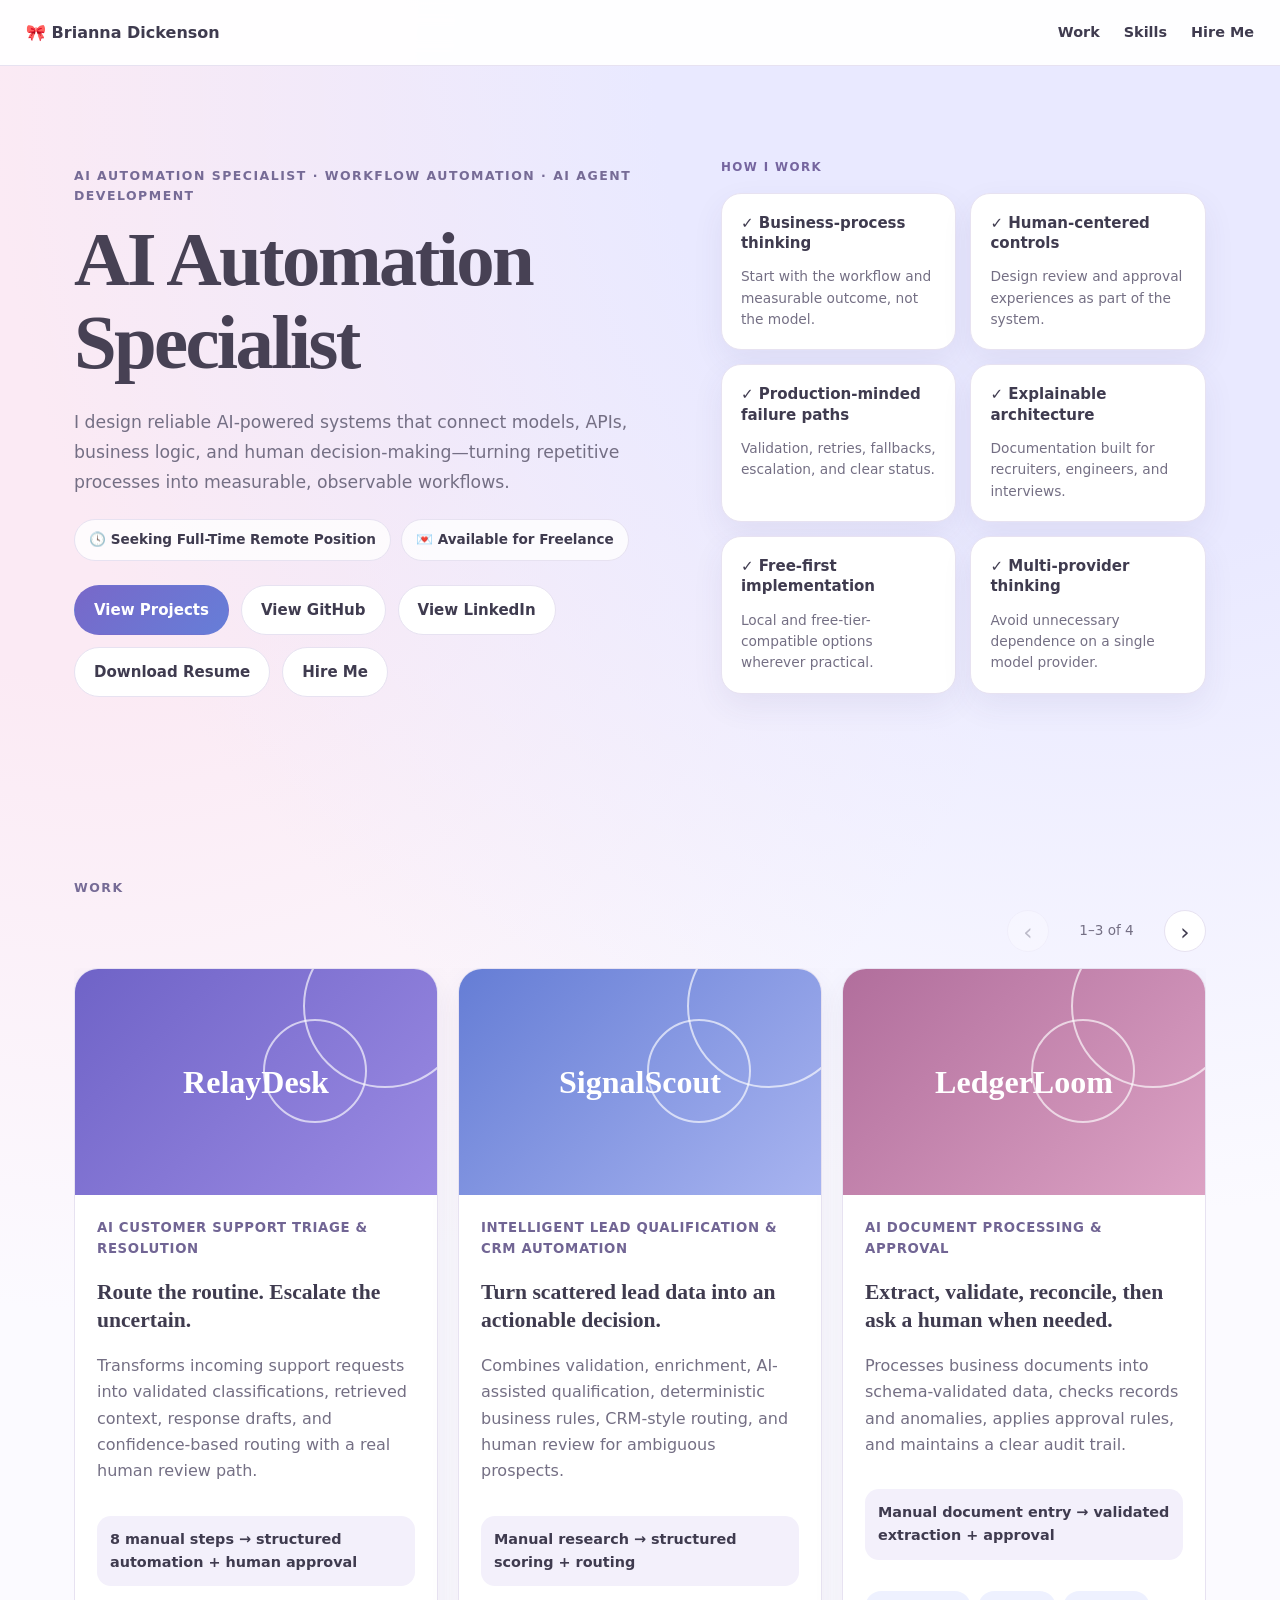
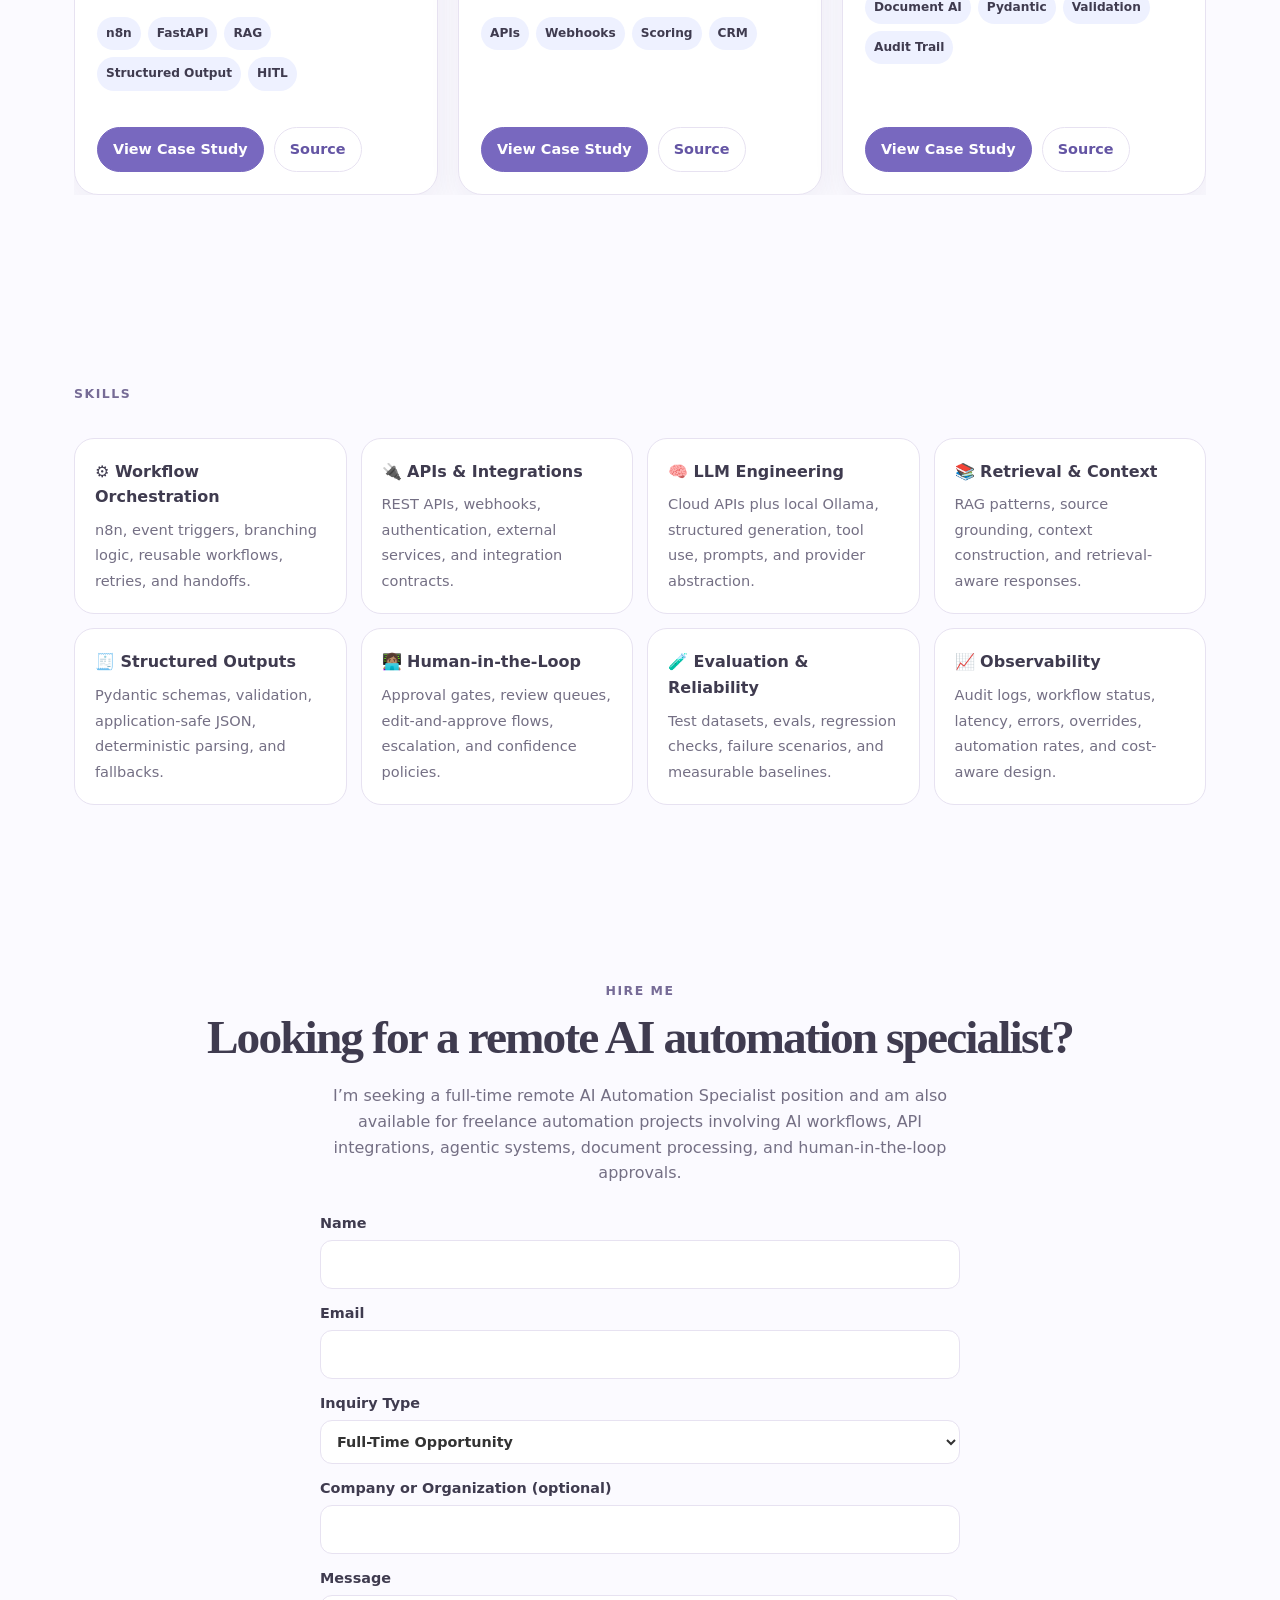
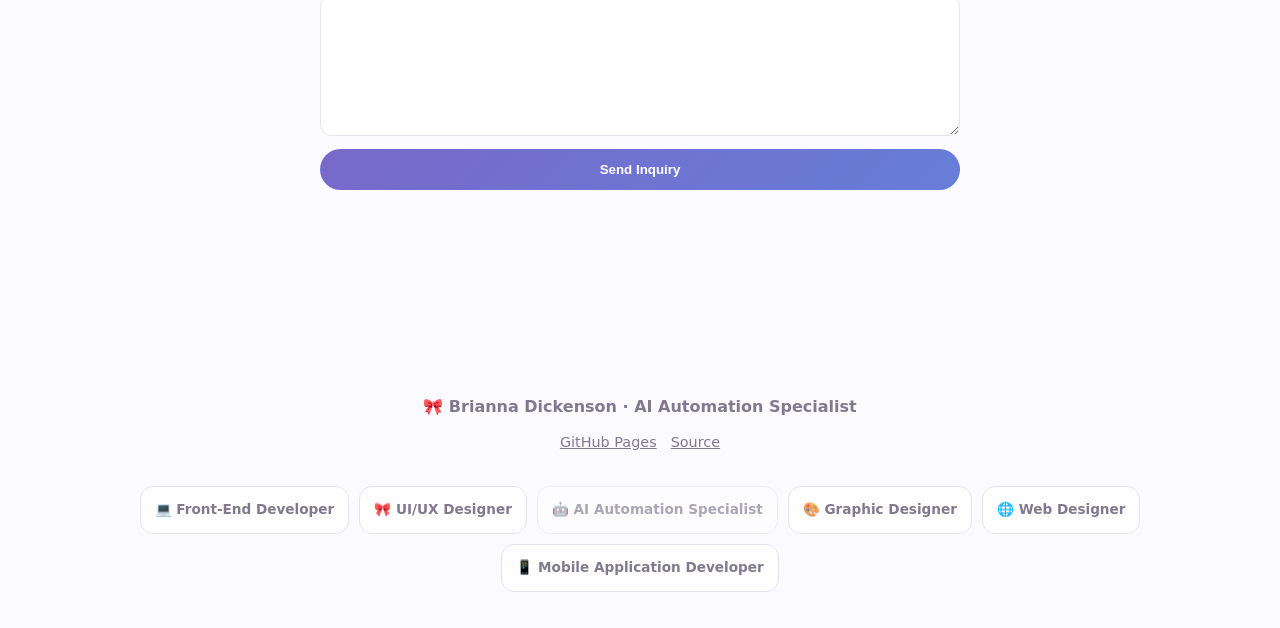
<file: site/index.html>
<!doctype html>
<html lang="en">
<head>
<meta charset="utf-8">
<meta name="viewport" content="width=device-width,initial-scale=1">
<meta name="description" content="Brianna Dickenson — AI Automation Specialist building reliable AI workflows, agents, API integrations, structured outputs, evaluation systems, and human-in-the-loop automation.">
<title>Brianna Dickenson · AI Automation Specialist</title>
<style>
:root{font-family:Inter,system-ui,-apple-system,BlinkMacSystemFont,"Segoe UI",sans-serif;color:#3f3b4f;background:#fbfaff;--ink:#3f3b4f;--muted:#746f84;--lav:#7868c9;--peri:#667ed8;--pink:#bc6f9d;--line:#e7e2f1;--card:#fff;--soft:#f3f0fb;--soft2:#eef1ff}*{box-sizing:border-box}html{scroll-behavior:smooth}body{margin:0;min-width:320px;background:radial-gradient(circle at 88% 2%,#e9e9ff 0 12%,transparent 29%),radial-gradient(circle at 7% 8%,#fbeaf4 0 10%,transparent 27%),#fbfaff}a{color:inherit}.skip{position:fixed;left:12px;top:12px;transform:translateY(-200%);background:#fff;padding:10px 14px;border-radius:12px;z-index:100}.skip:focus{transform:none}:focus-visible{outline:3px solid #6b66cc;outline-offset:3px}.wrap{max-width:1180px;margin:auto;padding:0 24px}.top{height:68px;display:flex;align-items:center;justify-content:space-between;border-bottom:1px solid rgba(70,60,95,.12);background:rgba(255,255,255,.91);backdrop-filter:blur(12px);position:sticky;top:0;z-index:30;padding:0 26px}.brand{font-weight:900;text-decoration:none}.nav{display:flex;gap:16px;flex-wrap:wrap;font-size:.9rem}.nav a{text-decoration:none;color:#655f75}.hero{display:grid;grid-template-columns:1.08fr .92fr;gap:54px;align-items:center;min-height:690px;padding-top:74px;padding-bottom:76px}.eyebrow{text-transform:uppercase;letter-spacing:.13em;font-size:.75rem;font-weight:850;color:#766b96}.hero h1,.section h2{font-family:Georgia,serif;color:#474154;letter-spacing:-.035em}.hero h1{font-size:clamp(3.35rem,7vw,6.5rem);line-height:.94;margin:10px 0 22px}.lede{font-size:1.17rem;line-height:1.7;color:var(--muted);max-width:710px}.status{display:grid;gap:9px;margin:25px 0}.status strong{display:inline-flex;width:fit-content;padding:9px 13px;border-radius:999px;border:1px solid var(--line);background:#fff}.status .primary{background:#ece9fb;border-color:#ddd6f4;color:#5e5194}.actions{display:flex;gap:11px;flex-wrap:wrap;margin-top:24px}.btn{display:inline-flex;align-items:center;justify-content:center;border-radius:999px;padding:12px 18px;font-weight:850;text-decoration:none;border:1px solid var(--line);background:#fff}.btn.primary{background:linear-gradient(135deg,var(--lav),var(--peri));color:#fff;border-color:transparent}.btn.disabled{opacity:.55;cursor:not-allowed}.flow-shell{background:#2f2c3a;color:#fbf9ff;border-radius:28px;padding:26px;box-shadow:0 28px 70px rgba(58,49,84,.18);transform:rotate(1deg);position:relative;overflow:hidden}.flow-shell:before{content:"";position:absolute;width:220px;height:220px;border-radius:50%;background:rgba(125,111,210,.17);right:-70px;top:-90px}.flow-title{font-size:.8rem;text-transform:uppercase;letter-spacing:.12em;color:#cfc7ea;font-weight:850;margin-bottom:20px;position:relative}.flow{display:grid;gap:10px;position:relative}.node{display:flex;align-items:center;justify-content:space-between;gap:10px;border:1px solid rgba(255,255,255,.13);background:rgba(255,255,255,.06);padding:13px 14px;border-radius:15px;font-weight:800}.node small{font-weight:700;color:#c9c2db}.node.active{border-color:#a99be8;background:rgba(144,129,219,.16)}.connector{height:17px;width:2px;background:linear-gradient(#8d7bd9,#7182df);margin:auto;position:relative;overflow:hidden}.connector:after{content:"";position:absolute;left:0;top:-10px;width:2px;height:8px;background:#fff;animation:pulse 2s linear infinite}@keyframes pulse{to{transform:translateY(30px)}}.split{display:grid;grid-template-columns:1fr 1fr;gap:10px}.section{padding:86px 0}.section h2{font-size:clamp(2.35rem,4.7vw,4.4rem);margin:0 0 15px}.section-copy{color:var(--muted);line-height:1.7;max-width:790px}.projects{display:grid;grid-template-columns:repeat(2,1fr);gap:22px;margin-top:38px}.card{background:#fff;border:1px solid var(--line);border-radius:28px;padding:20px;box-shadow:0 16px 45px rgba(65,55,91,.05)}.visual{height:210px;border-radius:21px;display:flex;align-items:flex-end;padding:22px;position:relative;overflow:hidden}.visual:before,.visual:after{content:"";position:absolute;border-radius:999px;border:2px solid rgba(255,255,255,.65)}.visual:before{width:160px;height:160px;right:-30px;top:-45px}.visual:after{width:100px;height:100px;right:70px;top:50px}.relay{background:linear-gradient(135deg,#6f63c7,#9b8be3);color:#fff}.signal{background:linear-gradient(135deg,#657dd5,#a8b4f0);color:#fff}.ledger{background:linear-gradient(135deg,#b16e9c,#dca2c4);color:#fff}.orbit{background:linear-gradient(135deg,#40395d,#7568a8);color:#fff}.visual strong{font-family:Georgia,serif;font-size:2rem;z-index:1}.card h3{font-family:Georgia,serif;font-size:1.9rem;margin:18px 0 3px}.subtitle{font-size:.83rem;font-weight:850;color:#716594;text-transform:uppercase;letter-spacing:.05em}.card p{color:var(--muted);line-height:1.65}.outcome{display:flex;gap:8px;align-items:center;background:var(--soft);border-radius:14px;padding:12px 13px;font-weight:800;font-size:.9rem;margin:15px 0}.chips{display:flex;gap:7px;flex-wrap:wrap;margin:16px 0}.chip{font-size:.76rem;font-weight:800;background:var(--soft2);border-radius:999px;padding:7px 9px}.links{display:flex;gap:13px;flex-wrap:wrap}.links a{font-weight:850;color:#6455a4}.skillgrid{display:grid;grid-template-columns:repeat(4,1fr);gap:14px;margin-top:34px}.skill{background:#fff;border:1px solid var(--line);border-radius:20px;padding:20px}.skill strong{display:block;margin-bottom:7px}.skill span{color:var(--muted);font-size:.91rem;line-height:1.55}.architecture{display:grid;grid-template-columns:.9fr 1.1fr;gap:30px;background:#fff;border:1px solid var(--line);border-radius:30px;padding:30px}.archmap{display:grid;gap:10px}.archrow{display:grid;grid-template-columns:repeat(3,1fr);gap:10px}.archbox{background:#f8f6fd;border:1px solid #ebe5f5;border-radius:17px;padding:16px;text-align:center;font-size:.86rem;font-weight:800}.archbox.emphasis{background:#eeeafe;color:#594d94}.metricgrid{display:grid;grid-template-columns:repeat(4,1fr);gap:13px;margin-top:34px}.metric{background:#fff;border:1px solid var(--line);border-radius:20px;padding:20px}.metric b{display:block;font-family:Georgia,serif;font-size:2rem;margin-bottom:5px}.metric span{font-size:.87rem;color:var(--muted)}.about{display:grid;grid-template-columns:.8fr 1.2fr;gap:30px;background:linear-gradient(135deg,#f2effd,#f8f7ff);border:1px solid #e1dbf2;border-radius:30px;padding:30px}.checklist{display:grid;grid-template-columns:repeat(2,1fr);gap:12px}.check{background:#fff;border-radius:17px;padding:16px;border:1px solid #ebe5f5}.check strong{display:block;margin-bottom:5px}.check span{font-size:.88rem;color:var(--muted)}.family{display:grid;grid-template-columns:repeat(5,1fr);gap:13px;margin-top:30px}.family a,.family div{padding:18px;border:1px solid var(--line);border-radius:20px;background:#fff;text-decoration:none}.family strong{display:block;margin-bottom:5px}.family span{font-size:.84rem;color:var(--muted);line-height:1.45}.contact{text-align:center;padding-bottom:100px}.contact .actions{justify-content:center}.footer{text-align:center;padding:28px;color:#81798d;border-top:1px solid var(--line)}@media(max-width:950px){.hero,.architecture,.about{grid-template-columns:1fr}.skillgrid,.metricgrid{grid-template-columns:repeat(2,1fr)}.family{grid-template-columns:repeat(2,1fr)}.flow-shell{transform:none}}@media(max-width:720px){.projects{grid-template-columns:1fr}.archrow{grid-template-columns:1fr}.top{height:auto;padding:15px 18px;align-items:flex-start}.nav{justify-content:flex-end}.hero{min-height:auto;padding-top:52px}.wrap{padding:0 18px}}@media(max-width:560px){.skillgrid,.metricgrid,.family,.checklist,.split{grid-template-columns:1fr}}

/* Portfolio family design system: typography, scale, buttons and footer */
:root{font-family:Inter,system-ui,-apple-system,BlinkMacSystemFont,"Segoe UI",sans-serif;font-size:16px}body{font-family:Inter,system-ui,-apple-system,BlinkMacSystemFont,"Segoe UI",sans-serif;line-height:1.6}.hero h1{font-family:Georgia,"Times New Roman",serif;font-size:clamp(2.9rem,6vw,5.2rem);line-height:1.08;letter-spacing:-.035em}.section h2{font-family:Georgia,"Times New Roman",serif;font-size:clamp(2rem,3.7vw,3.25rem);line-height:1.16}.eyebrow{font-size:.78rem;font-weight:800;letter-spacing:.12em;text-transform:uppercase}.lede,.lead{font-size:1.08rem;line-height:1.75}.actions{display:flex;flex-wrap:wrap;gap:12px}.actions .btn,.actions a.btn{font-family:inherit;font-size:.94rem;font-weight:750;border-radius:999px;padding:12px 19px;min-height:44px;display:inline-flex;align-items:center;justify-content:center;text-decoration:none}.portfolio-status{display:flex;flex-wrap:wrap;gap:10px;margin:22px 0}.portfolio-status span{border:1px solid var(--line,#ded6e7);border-radius:999px;padding:9px 14px;background:rgba(255,255,255,.8);font-size:.85rem;font-weight:750}.footer{border-top:0!important;text-align:center;padding:36px 20px}.portfolio-family-footer{border:0!important;padding:16px 0 0!important;margin:16px auto 0!important}.portfolio-family-footer nav{display:flex;justify-content:center;flex-wrap:wrap;gap:10px}.portfolio-family-footer nav a,.portfolio-family-footer nav span{display:inline-flex;align-items:center;justify-content:center;padding:12px 14px;border-radius:13px;border:1px solid var(--line,#ddd);background:rgba(255,255,255,.75);font-size:.85rem;font-weight:700;text-decoration:none}.portfolio-family-footer nav .current{opacity:.65}.footer-links{margin:12px 0;display:flex;gap:14px;justify-content:center;flex-wrap:wrap}.footer-links a{font-size:.9rem}.hire-form{max-width:640px;margin:26px auto;text-align:left;display:grid;gap:13px}.hire-form label{display:grid;gap:5px;font-size:.9rem;font-weight:700}.hire-form input,.hire-form select,.hire-form textarea{font:inherit;width:100%;padding:12px;border:1px solid var(--line,#ddd);border-radius:12px;background:#fff;color:#333}.hire-form button{cursor:pointer}.hire-form .form-feedback{font-size:.9rem}@media(max-width:650px){.hero{padding-top:52px}.portfolio-family-footer nav a,.portfolio-family-footer nav span{flex:1 1 145px}.actions .btn{flex:1 1 auto}}

/* Front-End Developer-aligned AI Automation portfolio shell */
.topnav{height:66px;display:flex;align-items:center;justify-content:space-between;padding:0 26px;background:rgba(255,255,255,.94);border-bottom:1px solid var(--line);position:sticky;top:0;z-index:100;backdrop-filter:blur(12px);-webkit-backdrop-filter:blur(12px)}.topnav .brand{font-size:1rem;font-weight:850;text-decoration:none;color:var(--ink)}.navlinks{display:flex;gap:24px;align-items:center}.navlinks a{font-size:.9rem;font-weight:750;color:var(--ink);text-decoration:none}.navlinks a:hover{color:#7461bb}
.landing .hero{max-width:1180px;margin:0 auto;padding:88px 24px 80px;display:grid;grid-template-columns:1.1fr .9fr;gap:54px;align-items:center;min-height:680px}.landing .hero h1{font-family:Georgia,"Times New Roman",serif;font-size:clamp(2.9rem,6vw,5.2rem);line-height:1.08;letter-spacing:-.035em}.landing .hero .lede{max-width:600px}.landing .hero-quality{width:100%;min-width:0}.landing .hero-quality-title{font-size:.74rem;font-weight:850;letter-spacing:.12em;text-transform:uppercase;margin:0 0 16px;color:#75659f}.landing .hero-quality .checks{display:grid;grid-template-columns:repeat(2,minmax(0,1fr));gap:14px}.landing .hero-quality .check{display:flex;flex-direction:column;gap:8px;min-width:0;min-height:142px;padding:19px;background:#fff;border:1px solid var(--line);border-radius:20px;box-shadow:0 12px 32px rgba(74,58,111,.07)}.landing .hero-quality .check strong{display:block;font-size:.94rem;line-height:1.35;color:var(--ink)}.landing .hero-quality .check span{font-size:.86rem;line-height:1.55;color:var(--muted)}
#work,#skills{max-width:1180px;margin:0 auto;padding:88px 24px}#work .projects{display:grid;grid-template-columns:repeat(3,minmax(0,1fr));gap:22px;margin-top:34px;align-items:stretch}#work .card{min-width:0;display:flex;flex-direction:column;overflow:hidden;border-radius:24px;border:1px solid var(--line);background:#fff;box-shadow:0 12px 32px rgba(74,58,111,.07);padding:0}#work .card .visual{width:100%;height:auto;aspect-ratio:16/10;border-radius:0;margin:0;display:flex;align-items:center;justify-content:center}#work .card .subtitle,#work .card h3,#work .card p,#work .card .outcome,#work .card .chips,#work .card .links{margin-left:22px;margin-right:22px}#work .card .subtitle{margin-top:22px}#work .card h3{font-size:1.35rem;line-height:1.3}#work .card .chips{display:flex;flex-wrap:wrap;gap:7px}#work .card .links{margin-top:auto;padding-top:20px;margin-bottom:22px;display:flex;gap:10px;flex-wrap:wrap}#work .card .links a{display:inline-flex;align-items:center;justify-content:center;min-height:44px;border:1px solid var(--line);border-radius:999px;padding:10px 15px;text-decoration:none;font-weight:750;font-size:.9rem}#work .card .links a:first-child{background:#7868bf;color:#fff;border-color:#7868bf}
.section.contact{max-width:1180px;margin:0 auto;padding:88px 24px 100px;text-align:center}.section.contact h2{font-family:Georgia,"Times New Roman",serif;font-size:clamp(2rem,3.7vw,3.25rem);line-height:1.16;letter-spacing:-.04em;margin:0;color:var(--ink)}.section.contact>p:not(.eyebrow){max-width:650px;margin:18px auto 0;color:var(--muted);line-height:1.6;font-size:1rem}.section.contact>.eyebrow{margin:0 0 9px}.section.contact .hire-form{max-width:640px;margin:26px auto;text-align:left}
:root{--backtop-accent:#7868bf}.backtop{position:fixed;right:18px;bottom:18px;width:44px;height:44px;display:grid;place-items:center;padding:0;border-radius:50%;border:1px solid var(--line);background:#fff;color:var(--backtop-accent);box-shadow:0 12px 30px rgba(78,49,67,.13);font-family:inherit;font-size:1.25rem;line-height:1;font-weight:800;cursor:pointer;z-index:40;transition:transform .18s ease,box-shadow .18s ease,background-color .18s ease}.backtop:hover{transform:translateY(-3px);box-shadow:0 16px 36px rgba(78,49,67,.19);background:#fffafc}.backtop:focus-visible{outline:3px solid var(--backtop-accent);outline-offset:3px}@media(prefers-reduced-motion:reduce){.backtop{transition:none}.backtop:hover{transform:none}}
@media(max-width:950px){.landing .hero{grid-template-columns:1fr;min-height:auto;gap:32px}#work .projects{grid-template-columns:repeat(2,minmax(0,1fr))}}@media(max-width:650px){.topnav{padding:0 16px}.navlinks{gap:12px}.navlinks a{font-size:.82rem}.landing .hero{padding:52px 18px 65px}.landing .hero-quality .checks{grid-template-columns:1fr}.landing .hero-quality .check{min-height:0}#work,#skills{padding:64px 18px}#work .projects{grid-template-columns:1fr}.section.contact{padding:64px 18px 90px}}

/* Shared accessible Featured Work carousel */
#work .work-carousel{position:relative;min-width:0}#work .work-viewport{overflow:hidden;min-width:0;touch-action:pan-y;overscroll-behavior-inline:contain}#work .work-track{display:flex!important;flex-wrap:nowrap!important;align-items:stretch!important;gap:20px!important;margin-top:0!important;transition:transform .3s ease;will-change:transform}#work .work-track>.card,#work .work-track>.project{flex:0 0 calc((100% - 40px)/3)!important;width:calc((100% - 40px)/3)!important;min-width:0!important;max-width:none!important;box-sizing:border-box;display:flex!important;flex-direction:column!important;height:auto!important}#work .work-track>.card>.project-actions,#work .work-track>.card>.links{margin-top:auto!important}#work .work-track>.project>div:last-child{display:flex;flex-direction:column;flex:1}#work .work-track>.project .actions{margin-top:auto}#work .work-controls{display:flex;align-items:center;justify-content:flex-end;gap:10px;margin:0 0 16px}#work .work-arrow{display:grid;place-items:center;width:42px;height:42px;border-radius:50%;border:1px solid var(--line,#ddd);background:#fff;color:inherit;font:inherit;font-size:1.45rem;cursor:pointer;line-height:1}#work .work-arrow:disabled{opacity:.3;cursor:default}#work .work-counter{font-size:.85rem;color:var(--muted,#777);min-width:95px;text-align:center}#work .work-controls[hidden]{display:none!important}#work .work-track>.card .actions,#work .work-track>.card .project-actions{margin-top:auto}#work .work-track>.card .links{margin-top:auto}@media(max-width:950px){#work .work-track>.card,#work .work-track>.project{flex-basis:calc((100% - 20px)/2)!important;width:calc((100% - 20px)/2)!important}}@media(max-width:650px){#work .work-track>.card,#work .work-track>.project{flex-basis:100%!important;width:100%!important}}@media(prefers-reduced-motion:reduce){#work .work-track{transition:none!important}}
#work .work-track>.work-page-hidden{display:none!important}#work .work-track{transition:none!important}\n
/* Portfolio Family: sticky navigation and accessible, scroll-triggered back-to-top */


html{scroll-padding-top:86px}
.backtop{position:fixed;right:18px;bottom:18px;width:44px;height:44px;display:grid;place-items:center;padding:0;border-radius:50%;border:1px solid var(--line, #ded8e6);background:#fff;color:var(--backtop-accent,var(--violet,var(--accent,var(--ink,#6d56c7))));box-shadow:0 12px 30px rgba(78,49,67,.13);font-family:inherit;font-size:1.25rem;line-height:1;font-weight:800;cursor:pointer;z-index:60;transition:opacity .18s ease,visibility .18s ease,transform .18s ease,box-shadow .18s ease}
.backtop:not(.is-visible){opacity:0;visibility:hidden;pointer-events:none;transform:translateY(8px)}
.backtop.is-visible{opacity:1;visibility:visible;transform:translateY(0)}
.backtop.is-visible:hover{transform:translateY(-3px);box-shadow:0 16px 36px rgba(78,49,67,.19)}
.backtop:focus-visible{outline:3px solid var(--backtop-accent,var(--violet,var(--accent,#6d56c7)));outline-offset:3px}
@media(prefers-reduced-motion:reduce){.backtop{transition:none}.backtop.is-visible:hover{transform:none}}
</style>
</head>
<body>
<a class="skip" href="#main">Skip to content</a>
<header class="topnav"><a class="brand" href="#">🎀 Brianna Dickenson</a><nav class="navlinks" aria-label="Primary navigation"><a href="#work">Work</a><a href="#skills">Skills</a><a href="#contact">Hire Me</a></nav></header>
<main id="main" class="landing">
<section class="hero wrap"><div><p class="eyebrow">AI Automation Specialist · Workflow Automation · AI Agent Development</p><h1>AI Automation Specialist</h1><p class="lede">I design reliable AI-powered systems that connect models, APIs, business logic, and human decision-making—turning repetitive processes into measurable, observable workflows.</p><div class="portfolio-status"><span>🕓 Seeking Full-Time Remote Position</span><span>💌 Available for Freelance</span></div><div class="actions"><a class="btn primary" href="#work">View Projects</a><a class="btn" href="https://github.com/breyhanaariel/ai-automation-specialist">View GitHub</a><a class="btn" href="https://www.linkedin.com/in/brianna-dickenson-9555515b">View LinkedIn</a><a class="btn" href="assets/Brianna-Dickenson-AI-Automation-Specialist-Resume.pdf" download="Brianna-Dickenson-AI-Automation-Specialist-Resume.pdf" type="application/pdf">Download Resume</a><a class="btn" href="#contact">Hire Me</a></div></div><div class="hero-quality" aria-label="How I Work: AI automation approach"><p class="eyebrow hero-quality-title">How I Work</p><div class="checks"><div class="check"><strong>✓ Business-process thinking</strong><span>Start with the workflow and measurable outcome, not the model.</span></div><div class="check"><strong>✓ Human-centered controls</strong><span>Design review and approval experiences as part of the system.</span></div><div class="check"><strong>✓ Production-minded failure paths</strong><span>Validation, retries, fallbacks, escalation, and clear status.</span></div><div class="check"><strong>✓ Explainable architecture</strong><span>Documentation built for recruiters, engineers, and interviews.</span></div><div class="check"><strong>✓ Free-first implementation</strong><span>Local and free-tier-compatible options wherever practical.</span></div><div class="check"><strong>✓ Multi-provider thinking</strong><span>Avoid unnecessary dependence on a single model provider.</span></div></div></div></section>
<section class="section wrap" id="work"><p class="eyebrow">Work</p><div class="projects">
<article class="card"><div class="visual relay"><strong>RelayDesk</strong></div><div class="subtitle">AI Customer Support Triage & Resolution</div><h3>Route the routine. Escalate the uncertain.</h3><p>Transforms incoming support requests into validated classifications, retrieved context, response drafts, and confidence-based routing with a real human review path.</p><div class="outcome">8 manual steps → structured automation + human approval</div><div class="chips"><span class="chip">n8n</span><span class="chip">FastAPI</span><span class="chip">RAG</span><span class="chip">Structured Output</span><span class="chip">HITL</span></div><div class="links"><a href="projects/relaydesk.html">View Case Study</a><a href="https://github.com/breyhanaariel/ai-automation-specialist/tree/main/relaydesk">Source</a></div></article>
<article class="card"><div class="visual signal"><strong>SignalScout</strong></div><div class="subtitle">Intelligent Lead Qualification & CRM Automation</div><h3>Turn scattered lead data into an actionable decision.</h3><p>Combines validation, enrichment, AI-assisted qualification, deterministic business rules, CRM-style routing, and human review for ambiguous prospects.</p><div class="outcome">Manual research → structured scoring + routing</div><div class="chips"><span class="chip">APIs</span><span class="chip">Webhooks</span><span class="chip">Scoring</span><span class="chip">CRM</span></div><div class="links"><a href="projects/signalscout.html">View Case Study</a><a href="https://github.com/breyhanaariel/ai-automation-specialist/tree/main/signalscout">Source</a></div></article>
<article class="card"><div class="visual ledger"><strong>LedgerLoom</strong></div><div class="subtitle">AI Document Processing & Approval</div><h3>Extract, validate, reconcile, then ask a human when needed.</h3><p>Processes business documents into schema-validated data, checks records and anomalies, applies approval rules, and maintains a clear audit trail.</p><div class="outcome">Manual document entry → validated extraction + approval</div><div class="chips"><span class="chip">Document AI</span><span class="chip">Pydantic</span><span class="chip">Validation</span><span class="chip">Audit Trail</span></div><div class="links"><a href="projects/ledgerloom.html">View Case Study</a><a href="https://github.com/breyhanaariel/ai-automation-specialist/tree/main/ledgerloom">Source</a></div></article>
<article class="card"><div class="visual orbit"><strong>OrbitOps</strong></div><div class="subtitle">Agentic Business Operations System</div><h3>Coordinate specialized agents without surrendering control.</h3><p>Uses tool-calling agents, shared state, explicit permissions, orchestration, fallback paths, and approval gates to execute multi-step business operations.</p><div class="outcome">Fragmented operations → coordinated agent workflow</div><div class="chips"><span class="chip">Agents</span><span class="chip">Tool Calling</span><span class="chip">MCP-ready</span><span class="chip">Orchestration</span></div><div class="links"><a href="projects/orbitops.html">View Case Study</a><a href="https://github.com/breyhanaariel/ai-automation-specialist/tree/main/orbitops">Source</a></div></article>
</div></section>
<section class="section wrap" id="skills"><p class="eyebrow">Skills</p><div class="skillgrid"><div class="skill"><strong>⚙️ Workflow Orchestration</strong><span>n8n, event triggers, branching logic, reusable workflows, retries, and handoffs.</span></div><div class="skill"><strong>🔌 APIs & Integrations</strong><span>REST APIs, webhooks, authentication, external services, and integration contracts.</span></div><div class="skill"><strong>🧠 LLM Engineering</strong><span>Cloud APIs plus local Ollama, structured generation, tool use, prompts, and provider abstraction.</span></div><div class="skill"><strong>📚 Retrieval & Context</strong><span>RAG patterns, source grounding, context construction, and retrieval-aware responses.</span></div><div class="skill"><strong>🧾 Structured Outputs</strong><span>Pydantic schemas, validation, application-safe JSON, deterministic parsing, and fallbacks.</span></div><div class="skill"><strong>👩🏽‍💻 Human-in-the-Loop</strong><span>Approval gates, review queues, edit-and-approve flows, escalation, and confidence policies.</span></div><div class="skill"><strong>🧪 Evaluation & Reliability</strong><span>Test datasets, evals, regression checks, failure scenarios, and measurable baselines.</span></div><div class="skill"><strong>📈 Observability</strong><span>Audit logs, workflow status, latency, errors, overrides, automation rates, and cost-aware design.</span></div></div></section>
<section class="section wrap contact" id="contact"><p class="eyebrow">Hire Me</p><h2>Looking for a remote AI automation specialist?</h2><p>I’m seeking a full-time remote AI Automation Specialist position and am also available for freelance automation projects involving AI workflows, API integrations, agentic systems, document processing, and human-in-the-loop approvals.</p><form class="hire-form" id="hireForm"><label>Name<input name="name" required autocomplete="name"></label><label>Email<input name="email" type="email" required autocomplete="email"></label><label>Inquiry Type<select name="inquiry_type" required><option value="Full-Time Opportunity">Full-Time Opportunity</option><option value="Freelance Project">Freelance Project</option></select></label><label>Company or Organization (optional)<input name="company" autocomplete="organization"></label><label>Message<textarea name="message" rows="5" required></textarea></label><button class="btn primary" type="submit">Send Inquiry</button><p class="form-feedback" id="hireFeedback" role="status" aria-live="polite"></p></form></section>
</main><footer class="footer"><strong>🎀 Brianna Dickenson · AI Automation Specialist</strong><div class="footer-links"><a href="https://breyhanaariel.github.io/ai-automation-specialist/">GitHub Pages</a><a href="https://github.com/breyhanaariel/ai-automation-specialist">Source</a></div><div class="portfolio-family-footer"><nav aria-label="Portfolio Family"><a href="https://breyhanaariel.github.io/front-end-developer/">💻 Front-End Developer</a><a href="https://breyhanaariel.github.io/ui-ux-designer/">🎀 UI/UX Designer</a><span class="current" aria-current="page">🤖 AI Automation Specialist</span><a href="https://breyhanaariel.github.io/graphic-designer/">🎨 Graphic Designer</a><a href="https://breyhanaariel.github.io/web-designer/">🌐 Web Designer</a><a href="https://breyhanaariel.github.io/mobile-app-developer/">📱 Mobile Application Developer</a></nav></div></footer><button class="backtop" type="button" aria-label="Back to top" title="Back to top">↑</button><script>document.querySelector('.backtop')?.addEventListener('click',()=>window.scrollTo({top:0,behavior:window.matchMedia('(prefers-reduced-motion: reduce)').matches?'auto':'smooth'}));document.getElementById('hireForm')?.addEventListener('submit',async function(e){e.preventDefault();const form=e.currentTarget,feedback=document.getElementById('hireFeedback'),button=form.querySelector('button');button.disabled=true;feedback.textContent='Sending inquiry…';try{const response=await fetch('https://formsubmit.co/ajax/breyhanadickenson@gmail.com',{method:'POST',body:new FormData(form),headers:{Accept:'application/json'}});if(!response.ok)throw Error('Submission failed');feedback.textContent='Thank you! Your inquiry was sent.';form.reset()}catch(error){feedback.innerHTML='Could not send automatically. Please <a href="mailto:breyhanadickenson@gmail.com?subject=AI%20Automation%20Opportunity">email me directly</a>.'}finally{button.disabled=false}});
function initWorkCarousel(root=document){const work=root.querySelector('#work');if(!work||work.dataset.carouselReady)return;const track=work.querySelector('.projects,.grid3,.grid');if(!track)return;const cards=[...track.children].filter(el=>el.matches('article.card,article.project'));if(!cards.length)return;work.dataset.carouselReady='true';const viewport=document.createElement('div');viewport.className='work-viewport';const wrapper=document.createElement('div');wrapper.className='work-carousel';track.classList.add('work-track');track.parentNode.insertBefore(wrapper,track);wrapper.appendChild(viewport);viewport.appendChild(track);const controls=document.createElement('div');controls.className='work-controls';controls.setAttribute('aria-label','Featured work navigation');const prev=document.createElement('button'),next=document.createElement('button'),counter=document.createElement('span');prev.type=next.type='button';prev.className=next.className='work-arrow';prev.textContent='‹';next.textContent='›';prev.setAttribute('aria-label','Previous project');next.setAttribute('aria-label','Next project');counter.className='work-counter';counter.setAttribute('aria-live','polite');controls.append(prev,counter,next);wrapper.parentNode.insertBefore(controls,wrapper);let page=0;function visible(){return window.matchMedia('(max-width:650px)').matches?1:window.matchMedia('(max-width:950px)').matches?2:3}function update(){const count=visible(),totalPages=Math.ceil(cards.length/count);page=Math.max(0,Math.min(page,totalPages-1));const start=page*count,end=Math.min(cards.length,start+count);track.style.transform='none';controls.hidden=totalPages<=1;prev.disabled=page===0;next.disabled=page===totalPages-1;counter.textContent=(start+1)+'–'+end+' of '+cards.length;cards.forEach((card,i)=>{const hidden=i<start||i>=end;card.classList.toggle('work-page-hidden',hidden);card.setAttribute('aria-hidden',String(hidden));if('inert'in card)card.inert=hidden;else card.querySelectorAll('a,button,input,select,textarea').forEach(el=>{if(hidden){if(!el.hasAttribute('data-work-tab'))el.setAttribute('data-work-tab',el.getAttribute('tabindex')??'');el.tabIndex=-1}else if(el.hasAttribute('data-work-tab')){const old=el.getAttribute('data-work-tab');if(old)el.setAttribute('tabindex',old);else el.removeAttribute('tabindex');el.removeAttribute('data-work-tab')}})})}prev.addEventListener('click',()=>{page=Math.max(0,page-1);update()});next.addEventListener('click',()=>{page=Math.min(Math.ceil(cards.length/visible())-1,page+1);update()});let startX=null,startY=null;viewport.addEventListener('touchstart',e=>{if(e.touches.length===1){startX=e.touches[0].clientX;startY=e.touches[0].clientY}},{passive:true});viewport.addEventListener('touchend',e=>{if(startX===null||!e.changedTouches.length)return;const dx=e.changedTouches[0].clientX-startX,dy=e.changedTouches[0].clientY-startY;startX=startY=null;if(Math.abs(dx)>45&&Math.abs(dx)>Math.abs(dy)*1.2){page=Math.max(0,Math.min(Math.ceil(cards.length/visible())-1,page+(dx<0?1:-1)));update()}},{passive:true});let previousCount=visible();window.addEventListener('resize',()=>{const count=visible();if(count!==previousCount){page=0;previousCount=count}update()});update()}

initWorkCarousel();
</script>

<script>
/* Shared behavior: show the return control only after scrolling down. */
(()=>{const button=document.querySelector('.backtop');if(!button)return;const update=()=>{const visible=window.scrollY>300;button.classList.toggle('is-visible',visible);button.tabIndex=visible?0:-1;button.setAttribute('aria-hidden',String(!visible))};window.addEventListener('scroll',update,{passive:true});window.addEventListener('pageshow',update);update();})();
</script>
</body>
</html>
</file>
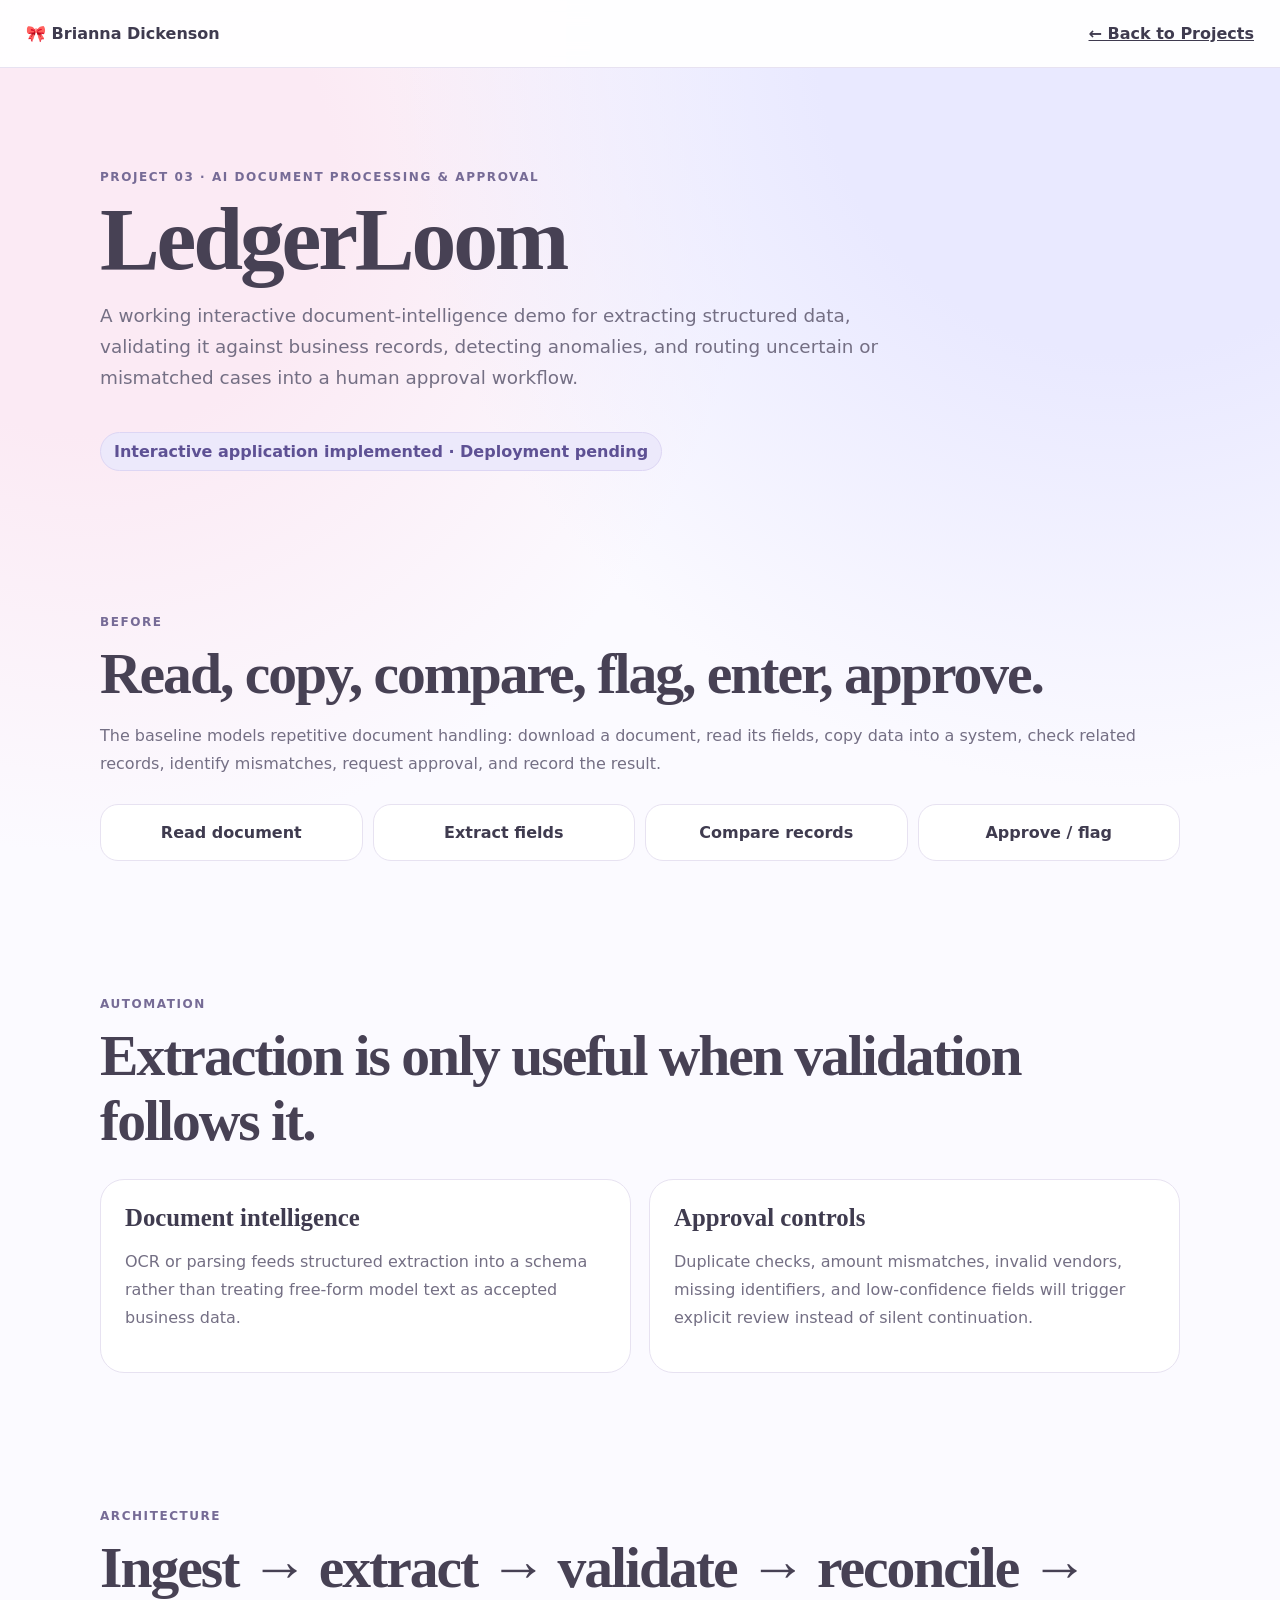
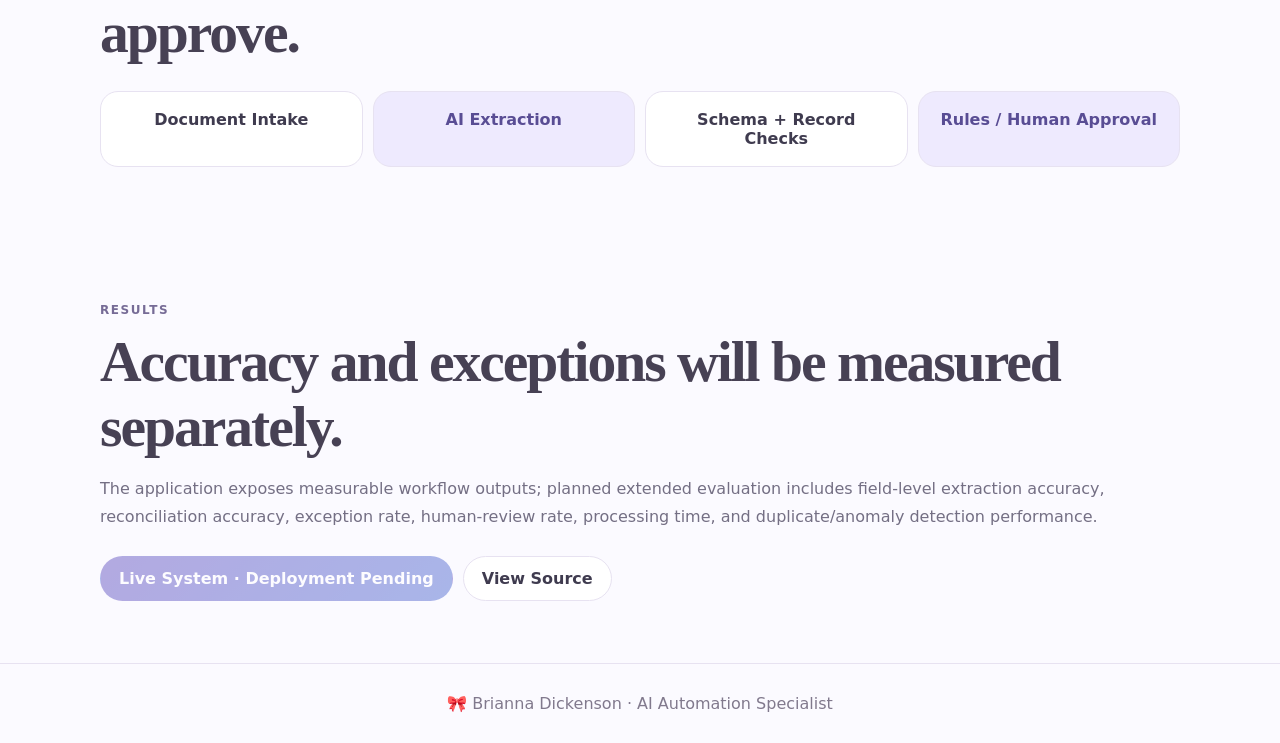
<file: site/projects/ledgerloom.html>
<!doctype html><html lang="en"><head><meta charset="utf-8"><meta name="viewport" content="width=device-width,initial-scale=1"><meta name="description" content="LedgerLoom — AI document processing and approval case study by Brianna Dickenson."><title>LedgerLoom · Brianna Dickenson</title><link rel="stylesheet" href="project.css"></head><body><header class="top"><a class="brand" href="../index.html">🎀 Brianna Dickenson</a><a href="../index.html#projects">← Back to Projects</a></header><main><section class="hero wrap"><p class="eyebrow">Project 03 · AI Document Processing & Approval</p><h1>LedgerLoom</h1><p class="lede">A working interactive document-intelligence demo for extracting structured data, validating it against business records, detecting anomalies, and routing uncertain or mismatched cases into a human approval workflow.</p><div class="status">Interactive application implemented · Deployment pending</div></section><section class="section wrap"><p class="eyebrow">Before</p><h2>Read, copy, compare, flag, enter, approve.</h2><p class="copy">The baseline models repetitive document handling: download a document, read its fields, copy data into a system, check related records, identify mismatches, request approval, and record the result.</p><div class="flow"><div class="step">Read document</div><div class="step">Extract fields</div><div class="step">Compare records</div><div class="step">Approve / flag</div></div></section><section class="section wrap"><p class="eyebrow">Automation</p><h2>Extraction is only useful when validation follows it.</h2><div class="grid"><div class="card"><h3>Document intelligence</h3><p class="copy">OCR or parsing feeds structured extraction into a schema rather than treating free-form model text as accepted business data.</p></div><div class="card"><h3>Approval controls</h3><p class="copy">Duplicate checks, amount mismatches, invalid vendors, missing identifiers, and low-confidence fields will trigger explicit review instead of silent continuation.</p></div></div></section><section class="section wrap"><p class="eyebrow">Architecture</p><h2>Ingest → extract → validate → reconcile → approve.</h2><div class="flow"><div class="step">Document Intake</div><div class="step ai">AI Extraction</div><div class="step">Schema + Record Checks</div><div class="step ai">Rules / Human Approval</div></div></section><section class="section wrap"><p class="eyebrow">Results</p><h2>Accuracy and exceptions will be measured separately.</h2><p class="copy">The application exposes measurable workflow outputs; planned extended evaluation includes field-level extraction accuracy, reconciliation accuracy, exception rate, human-review rate, processing time, and duplicate/anomaly detection performance.</p><div class="actions"><span class="btn primary disabled">Live System · Deployment Pending</span><a class="btn" href="https://github.com/breyhanaariel/ai-automation-specialist/tree/main/ledgerloom">View Source</a></div></section></main><footer class="footer">🎀 Brianna Dickenson · AI Automation Specialist</footer></body></html>
</file>
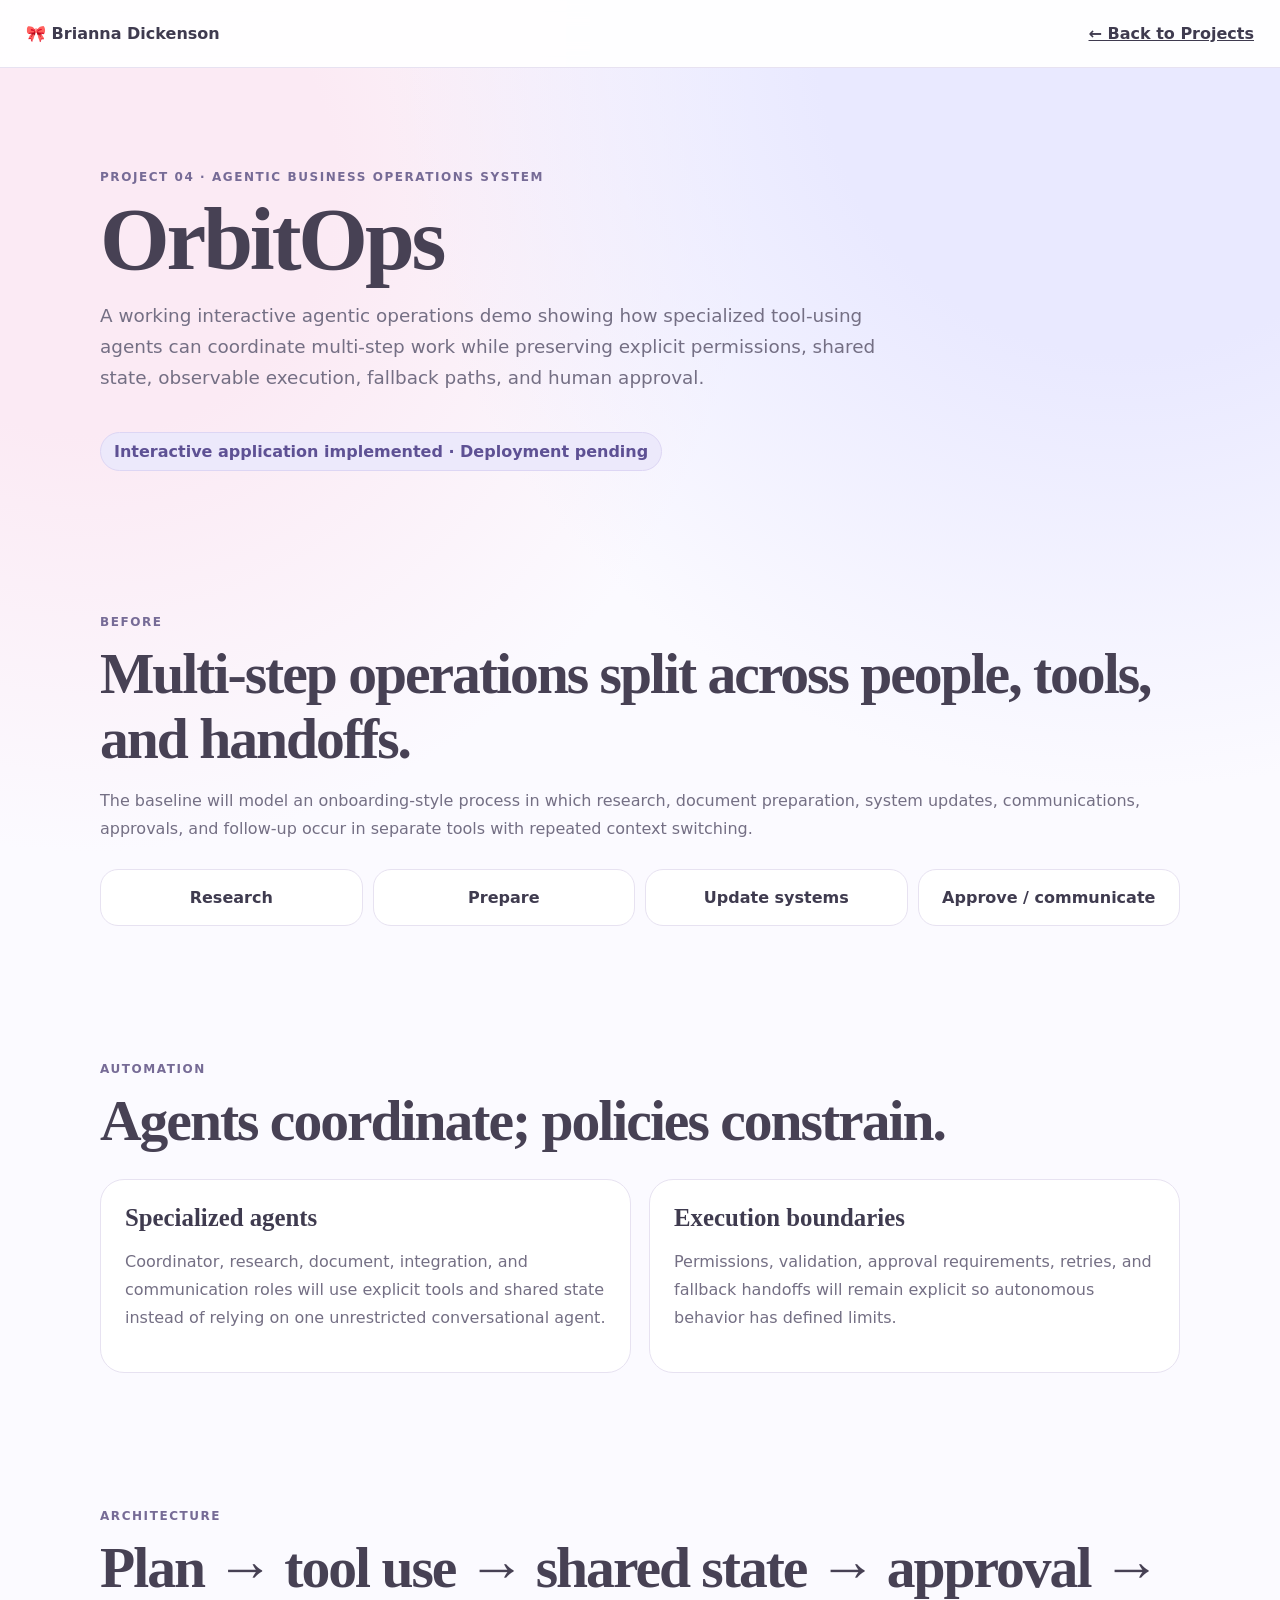
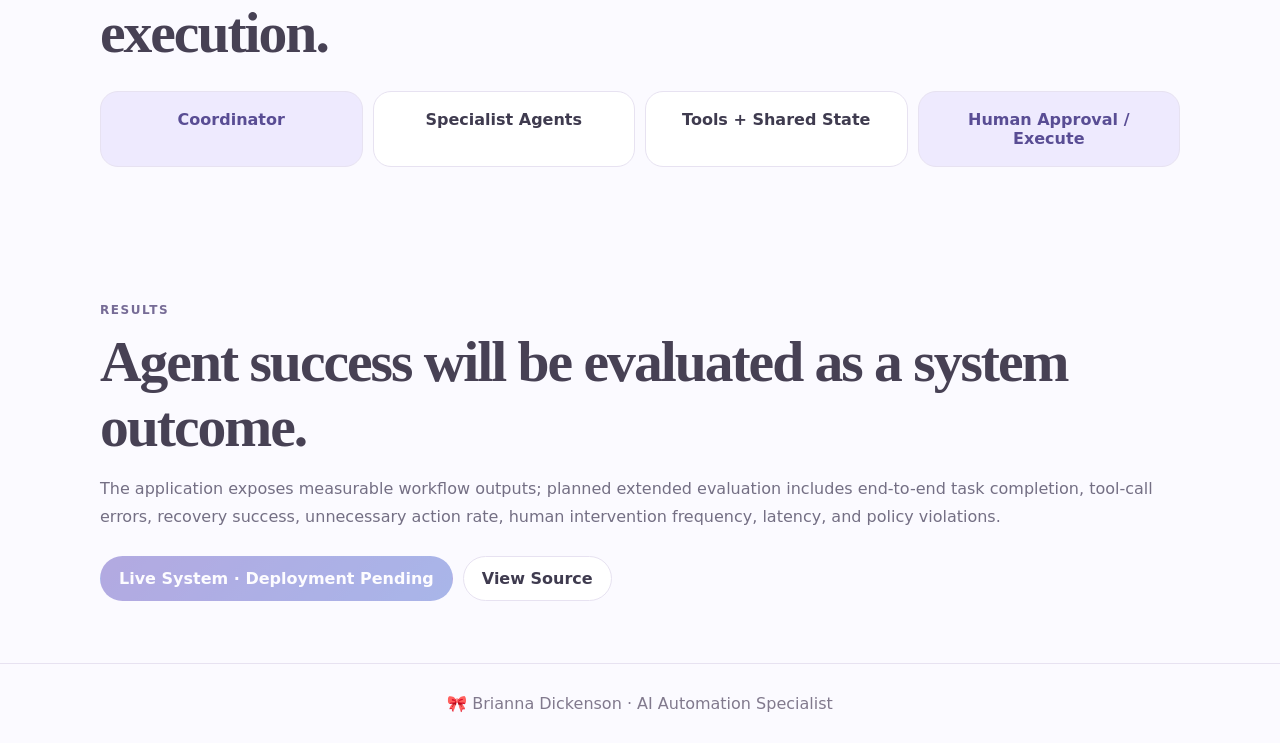
<file: site/projects/orbitops.html>
<!doctype html><html lang="en"><head><meta charset="utf-8"><meta name="viewport" content="width=device-width,initial-scale=1"><meta name="description" content="OrbitOps — agentic business operations case study by Brianna Dickenson."><title>OrbitOps · Brianna Dickenson</title><link rel="stylesheet" href="project.css"></head><body><header class="top"><a class="brand" href="../index.html">🎀 Brianna Dickenson</a><a href="../index.html#projects">← Back to Projects</a></header><main><section class="hero wrap"><p class="eyebrow">Project 04 · Agentic Business Operations System</p><h1>OrbitOps</h1><p class="lede">A working interactive agentic operations demo showing how specialized tool-using agents can coordinate multi-step work while preserving explicit permissions, shared state, observable execution, fallback paths, and human approval.</p><div class="status">Interactive application implemented · Deployment pending</div></section><section class="section wrap"><p class="eyebrow">Before</p><h2>Multi-step operations split across people, tools, and handoffs.</h2><p class="copy">The baseline will model an onboarding-style process in which research, document preparation, system updates, communications, approvals, and follow-up occur in separate tools with repeated context switching.</p><div class="flow"><div class="step">Research</div><div class="step">Prepare</div><div class="step">Update systems</div><div class="step">Approve / communicate</div></div></section><section class="section wrap"><p class="eyebrow">Automation</p><h2>Agents coordinate; policies constrain.</h2><div class="grid"><div class="card"><h3>Specialized agents</h3><p class="copy">Coordinator, research, document, integration, and communication roles will use explicit tools and shared state instead of relying on one unrestricted conversational agent.</p></div><div class="card"><h3>Execution boundaries</h3><p class="copy">Permissions, validation, approval requirements, retries, and fallback handoffs will remain explicit so autonomous behavior has defined limits.</p></div></div></section><section class="section wrap"><p class="eyebrow">Architecture</p><h2>Plan → tool use → shared state → approval → execution.</h2><div class="flow"><div class="step ai">Coordinator</div><div class="step">Specialist Agents</div><div class="step">Tools + Shared State</div><div class="step ai">Human Approval / Execute</div></div></section><section class="section wrap"><p class="eyebrow">Results</p><h2>Agent success will be evaluated as a system outcome.</h2><p class="copy">The application exposes measurable workflow outputs; planned extended evaluation includes end-to-end task completion, tool-call errors, recovery success, unnecessary action rate, human intervention frequency, latency, and policy violations.</p><div class="actions"><span class="btn primary disabled">Live System · Deployment Pending</span><a class="btn" href="https://github.com/breyhanaariel/ai-automation-specialist/tree/main/orbitops">View Source</a></div></section></main><footer class="footer">🎀 Brianna Dickenson · AI Automation Specialist</footer></body></html>
</file>
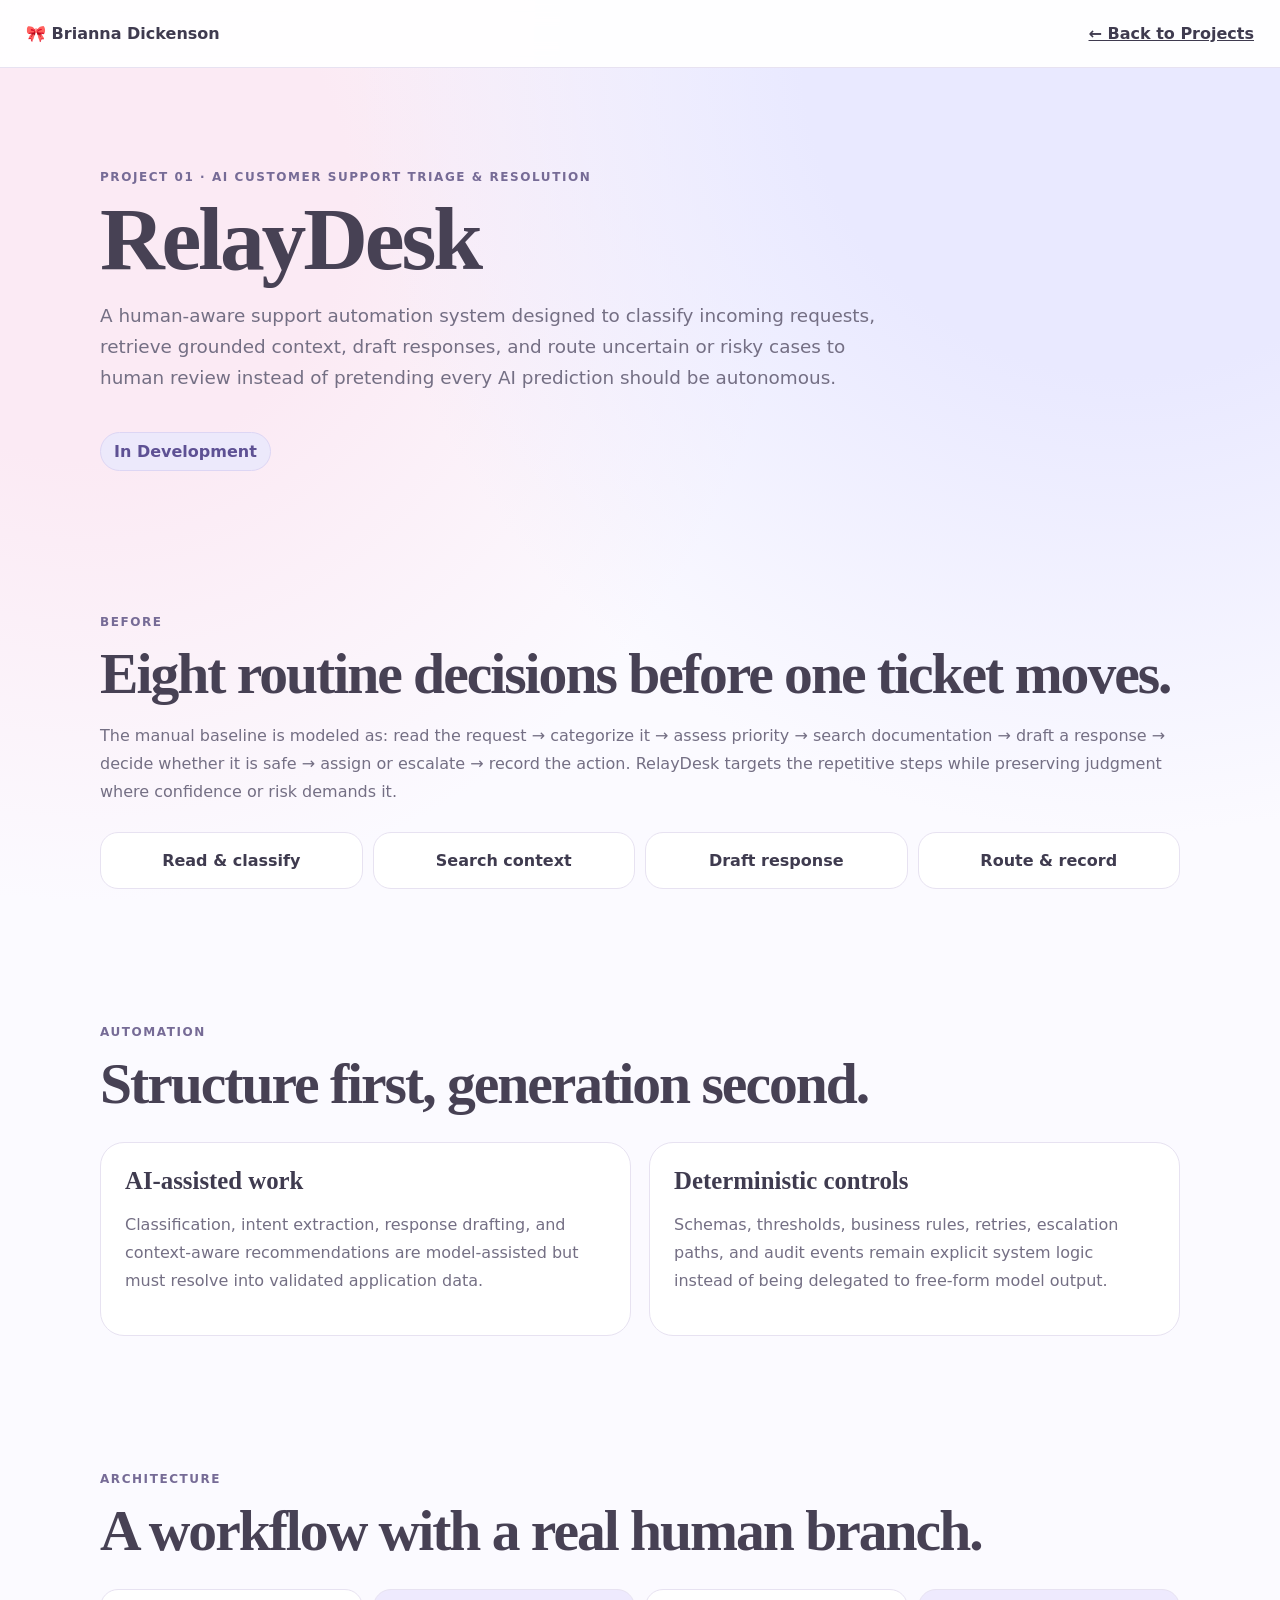
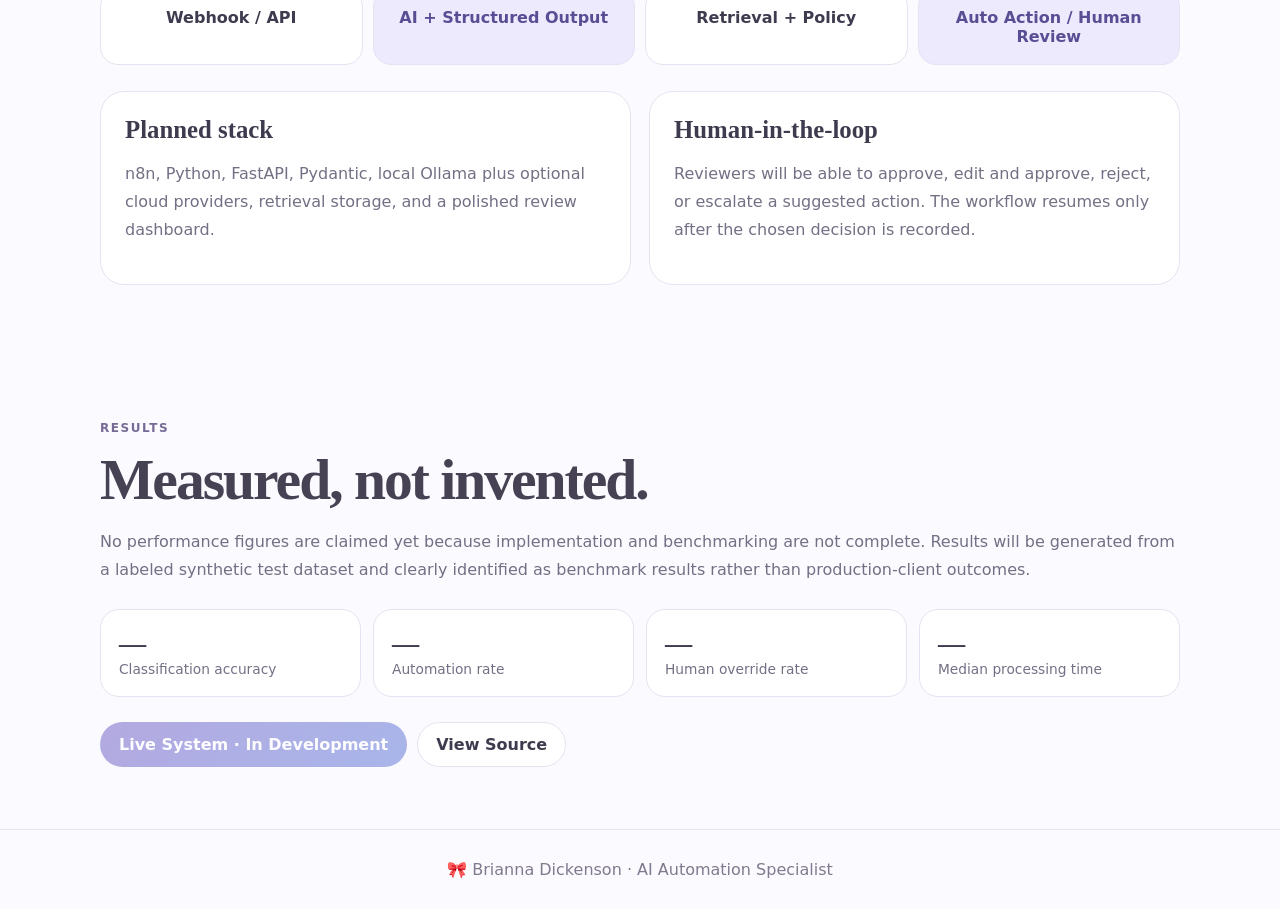
<file: site/projects/relaydesk.html>
<!doctype html><html lang="en"><head><meta charset="utf-8"><meta name="viewport" content="width=device-width,initial-scale=1"><meta name="description" content="RelayDesk — AI customer support triage and resolution case study by Brianna Dickenson."><title>RelayDesk · Brianna Dickenson</title><link rel="stylesheet" href="project.css"></head><body><header class="top"><a class="brand" href="../index.html">🎀 Brianna Dickenson</a><a href="../index.html#projects">← Back to Projects</a></header><main><section class="hero wrap"><p class="eyebrow">Project 01 · AI Customer Support Triage & Resolution</p><h1>RelayDesk</h1><p class="lede">A human-aware support automation system designed to classify incoming requests, retrieve grounded context, draft responses, and route uncertain or risky cases to human review instead of pretending every AI prediction should be autonomous.</p><div class="status">In Development</div></section><section class="section wrap"><p class="eyebrow">Before</p><h2>Eight routine decisions before one ticket moves.</h2><p class="copy">The manual baseline is modeled as: read the request → categorize it → assess priority → search documentation → draft a response → decide whether it is safe → assign or escalate → record the action. RelayDesk targets the repetitive steps while preserving judgment where confidence or risk demands it.</p><div class="flow"><div class="step">Read & classify</div><div class="step">Search context</div><div class="step">Draft response</div><div class="step">Route & record</div></div></section><section class="section wrap"><p class="eyebrow">Automation</p><h2>Structure first, generation second.</h2><div class="grid"><div class="card"><h3>AI-assisted work</h3><p class="copy">Classification, intent extraction, response drafting, and context-aware recommendations are model-assisted but must resolve into validated application data.</p></div><div class="card"><h3>Deterministic controls</h3><p class="copy">Schemas, thresholds, business rules, retries, escalation paths, and audit events remain explicit system logic instead of being delegated to free-form model output.</p></div></div></section><section class="section wrap"><p class="eyebrow">Architecture</p><h2>A workflow with a real human branch.</h2><div class="flow"><div class="step">Webhook / API</div><div class="step ai">AI + Structured Output</div><div class="step">Retrieval + Policy</div><div class="step ai">Auto Action / Human Review</div></div><div class="grid"><div class="card"><h3>Planned stack</h3><p class="copy">n8n, Python, FastAPI, Pydantic, local Ollama plus optional cloud providers, retrieval storage, and a polished review dashboard.</p></div><div class="card"><h3>Human-in-the-loop</h3><p class="copy">Reviewers will be able to approve, edit and approve, reject, or escalate a suggested action. The workflow resumes only after the chosen decision is recorded.</p></div></div></section><section class="section wrap"><p class="eyebrow">Results</p><h2>Measured, not invented.</h2><p class="copy">No performance figures are claimed yet because implementation and benchmarking are not complete. Results will be generated from a labeled synthetic test dataset and clearly identified as benchmark results rather than production-client outcomes.</p><div class="metrics"><div class="metric"><b>—</b><span>Classification accuracy</span></div><div class="metric"><b>—</b><span>Automation rate</span></div><div class="metric"><b>—</b><span>Human override rate</span></div><div class="metric"><b>—</b><span>Median processing time</span></div></div><div class="actions"><span class="btn primary disabled">Live System · In Development</span><a class="btn" href="https://github.com/breyhanaariel/ai-automation-specialist/tree/main/relaydesk">View Source</a></div></section></main><footer class="footer">🎀 Brianna Dickenson · AI Automation Specialist</footer></body></html>
</file>
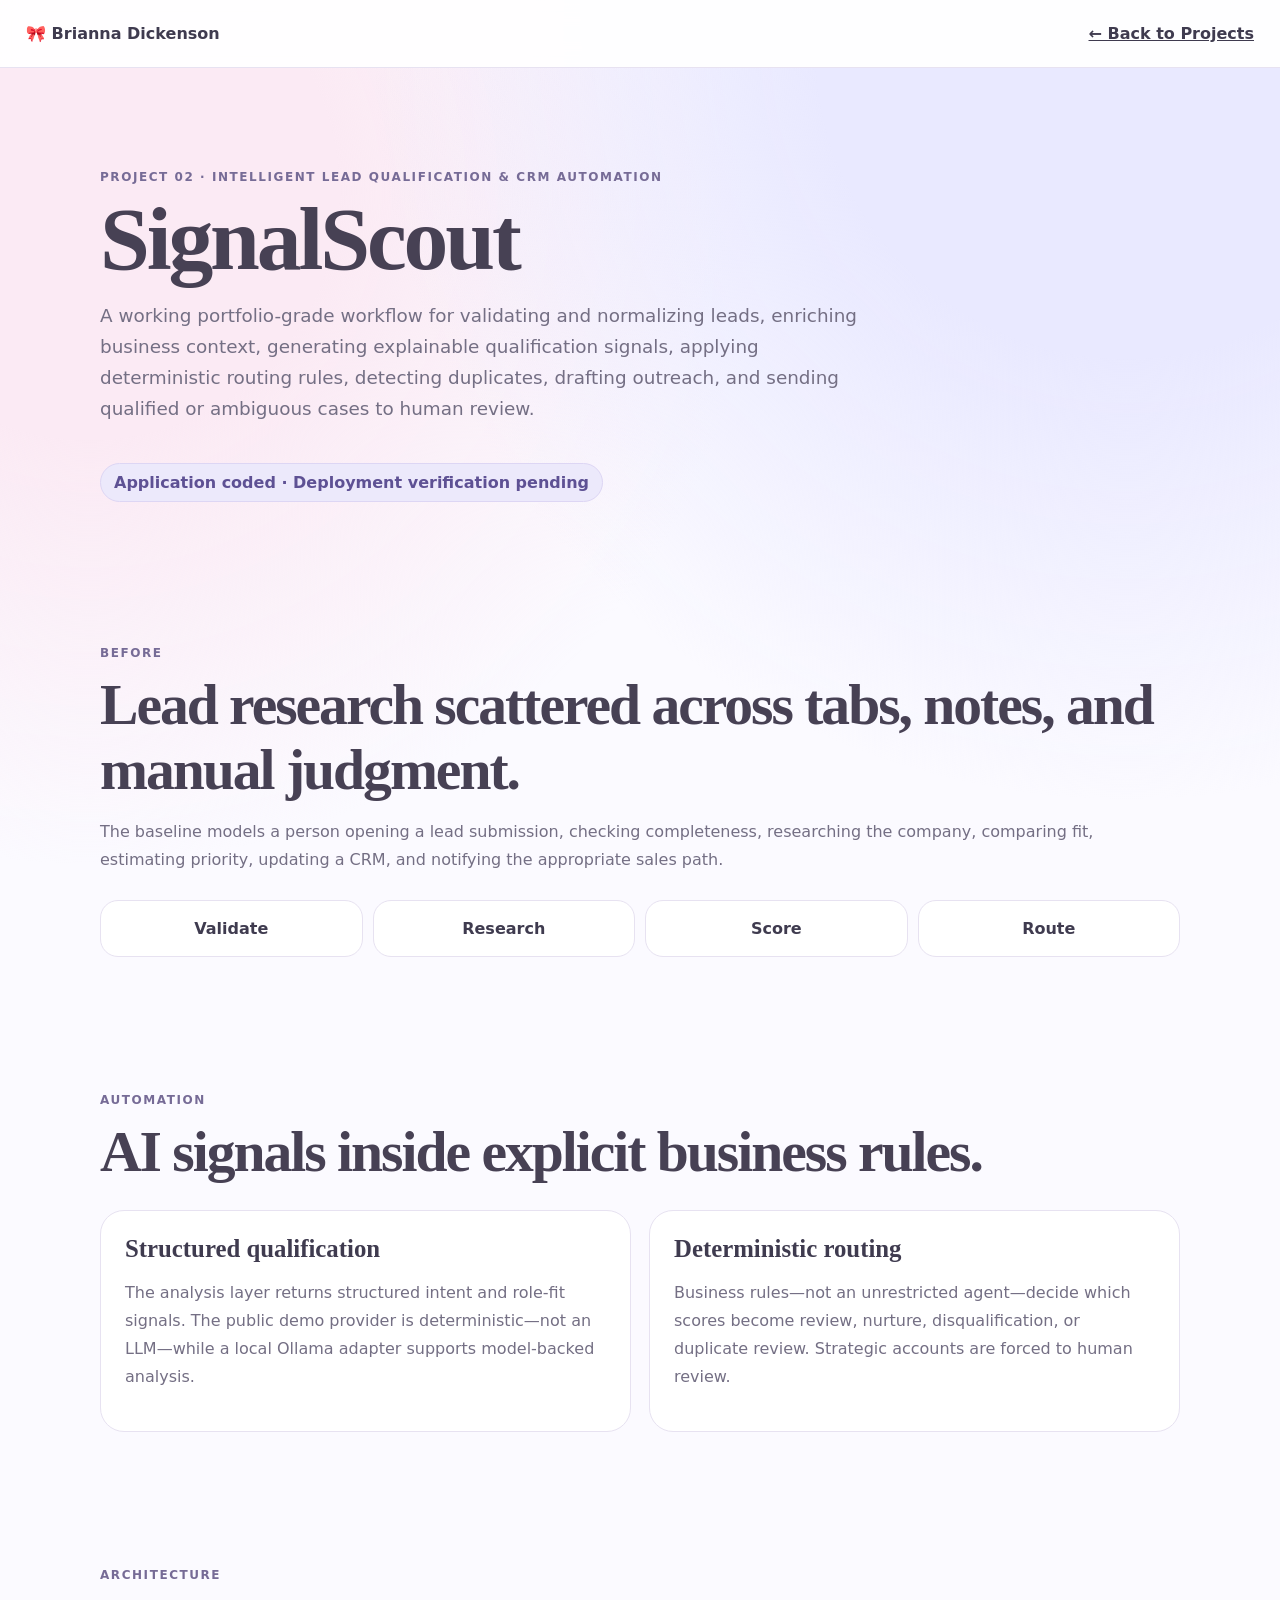
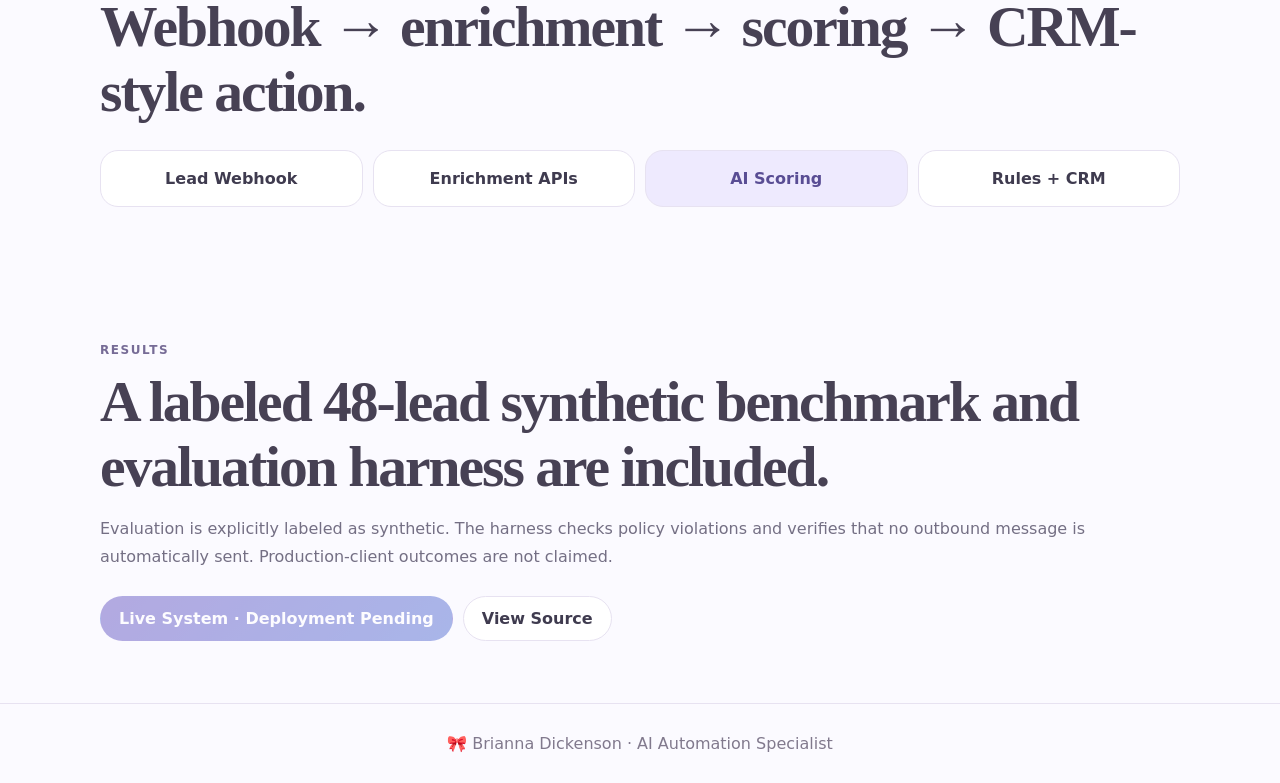
<file: site/projects/signalscout.html>
<!doctype html><html lang="en"><head><meta charset="utf-8"><meta name="viewport" content="width=device-width,initial-scale=1"><meta name="description" content="SignalScout — intelligent lead qualification and CRM automation case study by Brianna Dickenson."><title>SignalScout · Brianna Dickenson</title><link rel="stylesheet" href="project.css"></head><body><header class="top"><a class="brand" href="../index.html">🎀 Brianna Dickenson</a><a href="../index.html#projects">← Back to Projects</a></header><main><section class="hero wrap"><p class="eyebrow">Project 02 · Intelligent Lead Qualification & CRM Automation</p><h1>SignalScout</h1><p class="lede">A working portfolio-grade workflow for validating and normalizing leads, enriching business context, generating explainable qualification signals, applying deterministic routing rules, detecting duplicates, drafting outreach, and sending qualified or ambiguous cases to human review.</p><div class="status">Application coded · Deployment verification pending</div></section><section class="section wrap"><p class="eyebrow">Before</p><h2>Lead research scattered across tabs, notes, and manual judgment.</h2><p class="copy">The baseline models a person opening a lead submission, checking completeness, researching the company, comparing fit, estimating priority, updating a CRM, and notifying the appropriate sales path.</p><div class="flow"><div class="step">Validate</div><div class="step">Research</div><div class="step">Score</div><div class="step">Route</div></div></section><section class="section wrap"><p class="eyebrow">Automation</p><h2>AI signals inside explicit business rules.</h2><div class="grid"><div class="card"><h3>Structured qualification</h3><p class="copy">The analysis layer returns structured intent and role-fit signals. The public demo provider is deterministic—not an LLM—while a local Ollama adapter supports model-backed analysis.</p></div><div class="card"><h3>Deterministic routing</h3><p class="copy">Business rules—not an unrestricted agent—decide which scores become review, nurture, disqualification, or duplicate review. Strategic accounts are forced to human review.</p></div></div></section><section class="section wrap"><p class="eyebrow">Architecture</p><h2>Webhook → enrichment → scoring → CRM-style action.</h2><div class="flow"><div class="step">Lead Webhook</div><div class="step">Enrichment APIs</div><div class="step ai">AI Scoring</div><div class="step">Rules + CRM</div></div></section><section class="section wrap"><p class="eyebrow">Results</p><h2>A labeled 48-lead synthetic benchmark and evaluation harness are included.</h2><p class="copy">Evaluation is explicitly labeled as synthetic. The harness checks policy violations and verifies that no outbound message is automatically sent. Production-client outcomes are not claimed.</p><div class="actions"><span class="btn primary disabled">Live System · Deployment Pending</span><a class="btn" href="https://github.com/breyhanaariel/ai-automation-specialist/tree/main/signalscout">View Source</a></div></section></main><footer class="footer">🎀 Brianna Dickenson · AI Automation Specialist</footer></body></html>
</file>
<file: site/projects/project.css>
:root{font-family:Inter,system-ui,-apple-system,BlinkMacSystemFont,"Segoe UI",sans-serif;color:#3f3b4f;background:#fbfaff;--ink:#3f3b4f;--muted:#746f84;--lav:#7868c9;--peri:#667ed8;--line:#e7e2f1;--soft:#f3f0fb}*{box-sizing:border-box}html{scroll-behavior:smooth}body{margin:0;background:radial-gradient(circle at 88% 2%,#e9e9ff 0 12%,transparent 29%),radial-gradient(circle at 7% 8%,#fbeaf4 0 10%,transparent 27%),#fbfaff}a{color:inherit}.wrap{max-width:1080px;margin:auto;padding:0 24px}.top{height:68px;display:flex;align-items:center;justify-content:space-between;padding:0 26px;position:sticky;top:0;background:rgba(255,255,255,.92);backdrop-filter:blur(12px);border-bottom:1px solid var(--line);z-index:20}.brand{font-weight:900;text-decoration:none}.top a{font-weight:800}.hero{padding:90px 0 70px}.eyebrow{text-transform:uppercase;letter-spacing:.13em;font-size:.75rem;font-weight:850;color:#766b96}.hero h1,.section h2{font-family:Georgia,serif;color:#474154;letter-spacing:-.035em}.hero h1{font-size:clamp(3.3rem,7vw,6rem);line-height:.95;margin:10px 0 18px}.lede{font-size:1.15rem;line-height:1.7;color:var(--muted);max-width:780px}.status{display:inline-flex;margin-top:20px;padding:9px 13px;border-radius:999px;background:#ece9fb;border:1px solid #ddd6f4;color:#5e5194;font-weight:850}.section{padding:62px 0}.section h2{font-size:clamp(2.2rem,4.5vw,4rem);margin:0 0 14px}.copy{color:var(--muted);line-height:1.75}.grid{display:grid;grid-template-columns:repeat(2,1fr);gap:18px;margin-top:26px}.card{background:#fff;border:1px solid var(--line);border-radius:24px;padding:24px}.card h3{font-family:Georgia,serif;font-size:1.55rem;margin:0 0 10px}.flow{display:grid;grid-template-columns:repeat(4,1fr);gap:10px;margin-top:26px}.step{background:#fff;border:1px solid var(--line);border-radius:18px;padding:18px;text-align:center;font-weight:800}.step.ai{background:#eeeafe;color:#594d94}.metrics{display:grid;grid-template-columns:repeat(4,1fr);gap:12px;margin-top:25px}.metric{background:#fff;border:1px solid var(--line);border-radius:19px;padding:18px}.metric b{font-family:Georgia,serif;font-size:1.7rem;display:block}.metric span{font-size:.86rem;color:var(--muted)}.actions{display:flex;gap:10px;flex-wrap:wrap;margin-top:25px}.btn{display:inline-flex;padding:12px 18px;border-radius:999px;border:1px solid var(--line);text-decoration:none;font-weight:850;background:#fff}.btn.primary{background:linear-gradient(135deg,var(--lav),var(--peri));color:#fff;border-color:transparent}.disabled{opacity:.55}.footer{text-align:center;padding:30px;color:#81798d;border-top:1px solid var(--line)}@media(max-width:760px){.grid,.flow,.metrics{grid-template-columns:1fr}.top{height:auto;padding:15px 18px;gap:20px}.wrap{padding:0 18px}}
</file>
